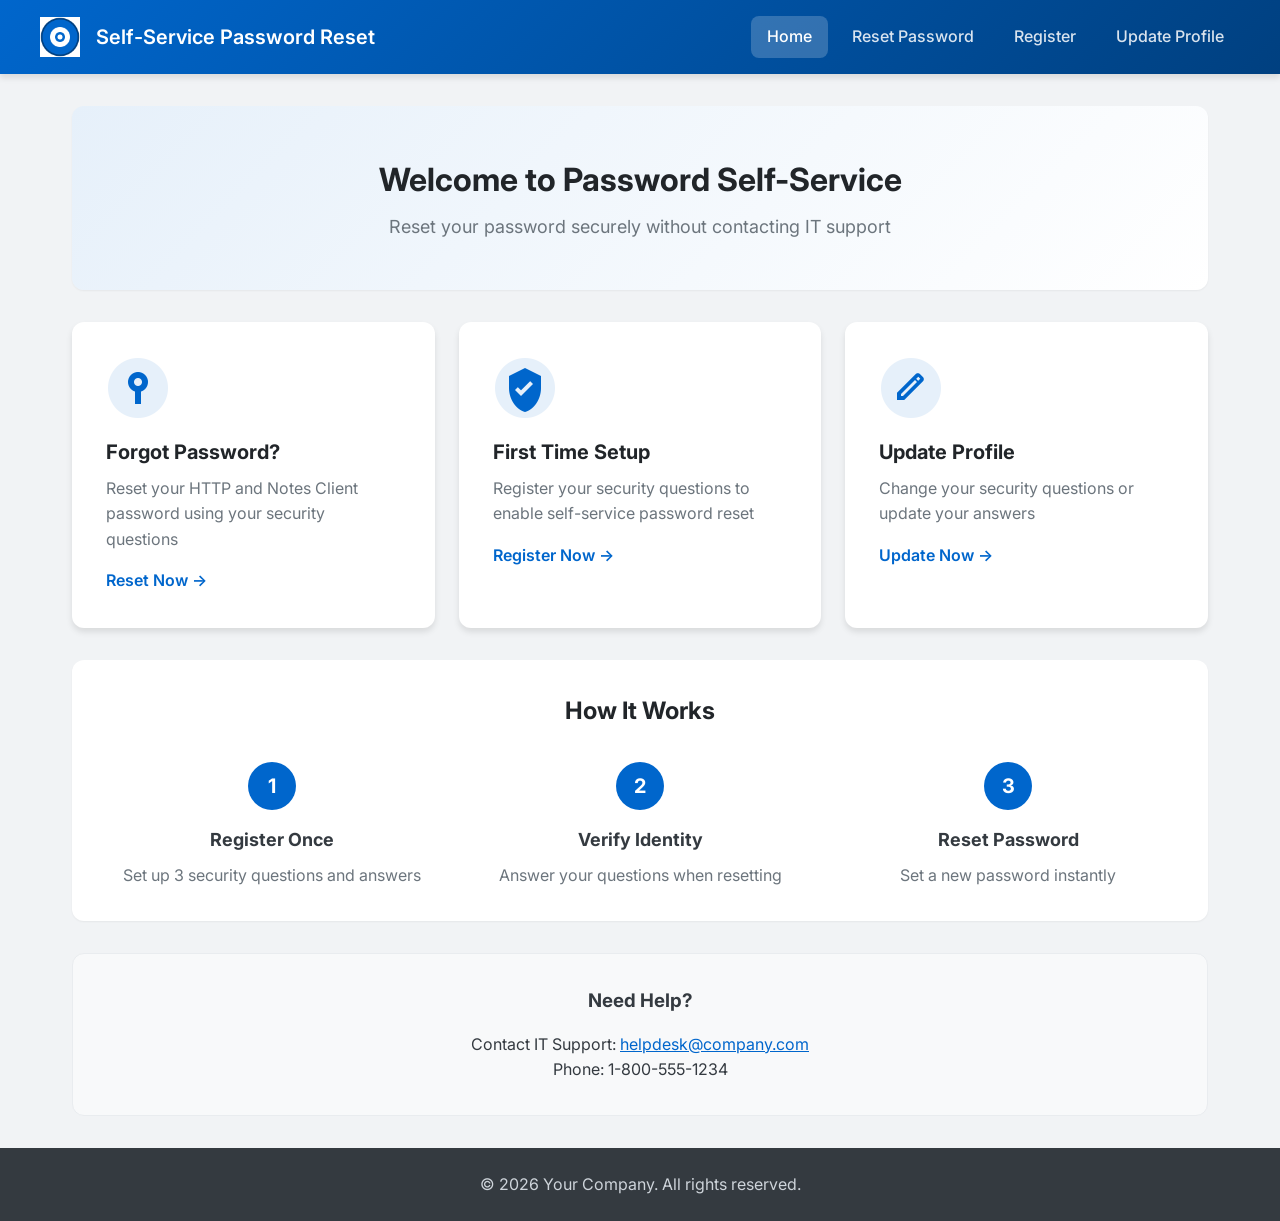
<file: nsf/WebContent/index.html>
<!DOCTYPE html>
<html lang="en">
<head>
    <meta charset="UTF-8">
    <meta name="viewport" content="width=device-width, initial-scale=1.0">
    <title>Self-Service Password Reset</title>
    <link rel="stylesheet" href="css/styles.css">
    <link rel="preconnect" href="https://fonts.googleapis.com">
    <link rel="preconnect" href="https://fonts.gstatic.com" crossorigin>
    <link href="https://fonts.googleapis.com/css2?family=Inter:wght@400;500;600;700&display=swap" rel="stylesheet">
</head>
<body>
    <div class="app-wrapper">
        <!-- Header -->
        <header class="app-header">
            <div class="header-content">
                <div class="logo-section">
                    <img src="images/logo.png" alt="Logo" class="logo" id="appLogo">
                    <h1 class="app-title" id="appTitle">Self-Service Password Reset</h1>
                </div>
                <nav class="main-nav">
                    <a href="index.html" class="nav-link active">Home</a>
                    <a href="reset.html" class="nav-link">Reset Password</a>
                    <a href="register.html" class="nav-link">Register</a>
                    <a href="profile.html" class="nav-link">Update Profile</a>
                </nav>
            </div>
        </header>

        <!-- Main Content -->
        <main class="main-content">
            <!-- Hero Section -->
            <section class="hero-section">
                <div class="hero-content">
                    <h2>Welcome to Password Self-Service</h2>
                    <p>Reset your password securely without contacting IT support</p>
                </div>
            </section>

            <!-- Action Cards -->
            <section class="action-cards">
                <div class="card" onclick="window.location.href='reset.html'">
                    <div class="card-icon">
                        <img src="images/key-icon.png" alt="Reset Password">
                    </div>
                    <h3>Forgot Password?</h3>
                    <p>Reset your HTTP and Notes Client password using your security questions</p>
                    <span class="card-link">Reset Now →</span>
                </div>

                <div class="card" onclick="window.location.href='register.html'">
                    <div class="card-icon">
                        <img src="images/shield-icon.png" alt="Register">
                    </div>
                    <h3>First Time Setup</h3>
                    <p>Register your security questions to enable self-service password reset</p>
                    <span class="card-link">Register Now →</span>
                </div>

                <div class="card" onclick="window.location.href='profile.html'">
                    <div class="card-icon">
                        <img src="images/edit-icon.png" alt="Update Profile">
                    </div>
                    <h3>Update Profile</h3>
                    <p>Change your security questions or update your answers</p>
                    <span class="card-link">Update Now →</span>
                </div>
            </section>

            <!-- How It Works -->
            <section class="info-section">
                <h2>How It Works</h2>
                <div class="steps-container">
                    <div class="step">
                        <div class="step-number">1</div>
                        <h4>Register Once</h4>
                        <p>Set up 3 security questions and answers</p>
                    </div>
                    <div class="step">
                        <div class="step-number">2</div>
                        <h4>Verify Identity</h4>
                        <p>Answer your questions when resetting</p>
                    </div>
                    <div class="step">
                        <div class="step-number">3</div>
                        <h4>Reset Password</h4>
                        <p>Set a new password instantly</p>
                    </div>
                </div>
            </section>

            <!-- Support Section -->
            <section class="support-section">
                <h3>Need Help?</h3>
                <p>Contact IT Support: <a href="mailto:helpdesk@company.com" id="supportEmail">helpdesk@company.com</a></p>
                <p>Phone: <span id="supportPhone">1-800-555-1234</span></p>
            </section>
        </main>

        <!-- Footer -->
        <footer class="app-footer">
            <p>&copy; <span id="currentYear"></span> <span id="companyName">Your Company</span>. All rights reserved.</p>
        </footer>
    </div>

    <script src="js/config.js"></script>
    <script src="js/api.js"></script>
    <script src="js/app.js"></script>
    <script>
        document.getElementById('currentYear').textContent = new Date().getFullYear();
    </script>
</body>
</html>
</file>
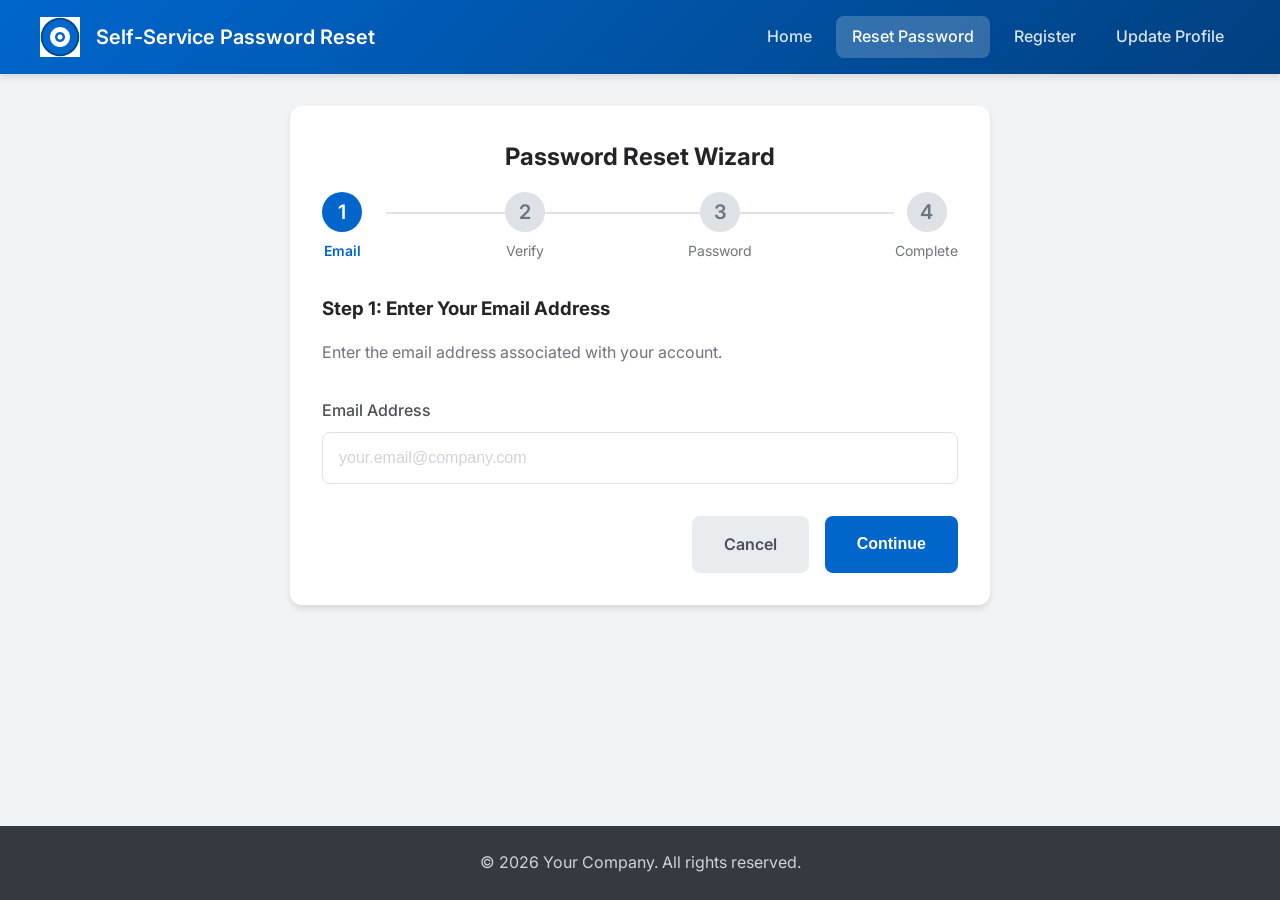
<file: nsf/WebContent/reset.html>
<!DOCTYPE html>
<html lang="en">
<head>
    <meta charset="UTF-8">
    <meta name="viewport" content="width=device-width, initial-scale=1.0">
    <title>Reset Password - Self-Service Portal</title>
    <link rel="stylesheet" href="css/styles.css">
    <link href="https://fonts.googleapis.com/css2?family=Inter:wght@400;500;600;700&display=swap" rel="stylesheet">
</head>
<body>
    <div class="app-wrapper">
        <!-- Header -->
        <header class="app-header">
            <div class="header-content">
                <div class="logo-section">
                    <img src="images/logo.png" alt="Logo" class="logo">
                    <h1 class="app-title">Self-Service Password Reset</h1>
                </div>
                <nav class="main-nav">
                    <a href="index.html" class="nav-link">Home</a>
                    <a href="reset.html" class="nav-link active">Reset Password</a>
                    <a href="register.html" class="nav-link">Register</a>
                    <a href="profile.html" class="nav-link">Update Profile</a>
                </nav>
            </div>
        </header>

        <!-- Main Content -->
        <main class="main-content">
            <div class="wizard-container">
                <h2>Password Reset Wizard</h2>
                
                <!-- Progress Indicator -->
                <div class="wizard-progress">
                    <div class="progress-step active" data-step="1">
                        <span class="step-number">1</span>
                        <span class="step-label">Email</span>
                    </div>
                    <div class="progress-step" data-step="2">
                        <span class="step-number">2</span>
                        <span class="step-label">Verify</span>
                    </div>
                    <div class="progress-step" data-step="3">
                        <span class="step-number">3</span>
                        <span class="step-label">Password</span>
                    </div>
                    <div class="progress-step" data-step="4">
                        <span class="step-number">4</span>
                        <span class="step-label">Complete</span>
                    </div>
                </div>

                <!-- Alert Container -->
                <div id="alertContainer" class="alert-container"></div>

                <!-- Step 1: Email Entry -->
                <div class="wizard-step" id="step1">
                    <h3>Step 1: Enter Your Email Address</h3>
                    <p>Enter the email address associated with your account.</p>
                    <form id="emailForm" class="wizard-form">
                        <div class="form-group">
                            <label for="email">Email Address</label>
                            <input type="email" id="email" name="email" required 
                                   placeholder="your.email@company.com"
                                   autocomplete="email">
                        </div>
                        <div class="form-actions">
                            <a href="index.html" class="btn btn-secondary">Cancel</a>
                            <button type="submit" class="btn btn-primary">Continue</button>
                        </div>
                    </form>
                </div>

                <!-- Step 2: Security Questions -->
                <div class="wizard-step hidden" id="step2">
                    <h3>Step 2: Answer Security Questions</h3>
                    <p>Please answer your security questions to verify your identity.</p>
                    <form id="questionsForm" class="wizard-form">
                        <div class="form-group">
                            <label id="question1Label">Question 1</label>
                            <input type="text" id="answer1" name="answer1" required 
                                   placeholder="Your answer" autocomplete="off">
                        </div>
                        <div class="form-group">
                            <label id="question2Label">Question 2</label>
                            <input type="text" id="answer2" name="answer2" required 
                                   placeholder="Your answer" autocomplete="off">
                        </div>
                        <div class="form-group">
                            <label id="question3Label">Question 3</label>
                            <input type="text" id="answer3" name="answer3" required 
                                   placeholder="Your answer" autocomplete="off">
                        </div>
                        <div class="form-actions">
                            <button type="button" class="btn btn-secondary" onclick="resetWizard.goToStep(1)">Back</button>
                            <button type="submit" class="btn btn-primary">Verify</button>
                        </div>
                    </form>
                </div>

                <!-- Step 3: New Password -->
                <div class="wizard-step hidden" id="step3">
                    <h3>Step 3: Create New Password</h3>
                    <p>Enter your new password. It must meet the complexity requirements.</p>
                    <form id="passwordForm" class="wizard-form">
                        <div class="form-group">
                            <label for="newPassword">New Password</label>
                            <input type="password" id="newPassword" name="newPassword" required 
                                   placeholder="Enter new password" autocomplete="new-password">
                            <div class="password-strength" id="passwordStrength">
                                <div class="strength-bar"></div>
                                <span class="strength-text"></span>
                            </div>
                        </div>
                        <div class="form-group">
                            <label for="confirmPassword">Confirm Password</label>
                            <input type="password" id="confirmPassword" name="confirmPassword" required 
                                   placeholder="Confirm new password" autocomplete="new-password">
                        </div>
                        <div class="password-requirements">
                            <p>Password must contain:</p>
                            <ul>
                                <li id="req-length">At least 8 characters</li>
                                <li id="req-upper">One uppercase letter</li>
                                <li id="req-lower">One lowercase letter</li>
                                <li id="req-number">One number</li>
                                <li id="req-special">One special character</li>
                            </ul>
                        </div>
                        <div class="form-actions">
                            <button type="button" class="btn btn-secondary" onclick="resetWizard.goToStep(2)">Back</button>
                            <button type="submit" class="btn btn-primary">Reset Password</button>
                        </div>
                    </form>
                </div>

                <!-- Step 4: Confirmation -->
                <div class="wizard-step hidden" id="step4">
                    <h3>Password Reset Complete!</h3>
                    <div class="success-message">
                        <div class="success-icon">✓</div>
                        <p>Your password has been successfully reset.</p>
                        <div class="reset-summary">
                            <div class="summary-item">
                                <span class="summary-label">HTTP Password:</span>
                                <span class="summary-value" id="httpStatus">Updated</span>
                            </div>
                            <div class="summary-item">
                                <span class="summary-label">Notes ID (ID Vault):</span>
                                <span class="summary-value" id="vaultStatus">Updated</span>
                            </div>
                        </div>
                    </div>
                    <div class="form-actions">
                        <a href="index.html" class="btn btn-primary">Return to Home</a>
                    </div>
                </div>
            </div>
        </main>

        <!-- Footer -->
        <footer class="app-footer">
            <p>&copy; <span id="currentYear"></span> Your Company. All rights reserved.</p>
        </footer>
    </div>

    <script src="js/config.js"></script>
    <script src="js/api.js"></script>
    <script src="js/reset-wizard.js"></script>
    <script>
        document.getElementById('currentYear').textContent = new Date().getFullYear();
    </script>
</body>
</html>
</file>
<file: nsf/WebContent/css/styles.css>
/* ==========================================================================
   HCL Domino Self-Service Password Reset - Styles
   ========================================================================== */

/* CSS Variables */
:root {
    /* Colors */
    --primary-color: #0066cc;
    --primary-hover: #0052a3;
    --primary-light: #e6f0fa;
    --secondary-color: #6c757d;
    --secondary-hover: #5a6268;
    --success-color: #28a745;
    --success-light: #d4edda;
    --warning-color: #ffc107;
    --warning-light: #fff3cd;
    --danger-color: #dc3545;
    --danger-light: #f8d7da;
    --info-color: #17a2b8;
    --info-light: #d1ecf1;
    
    /* Neutrals */
    --white: #ffffff;
    --gray-50: #f8f9fa;
    --gray-100: #f1f3f5;
    --gray-200: #e9ecef;
    --gray-300: #dee2e6;
    --gray-400: #ced4da;
    --gray-500: #adb5bd;
    --gray-600: #6c757d;
    --gray-700: #495057;
    --gray-800: #343a40;
    --gray-900: #212529;
    
    /* Typography */
    --font-family: 'Inter', -apple-system, BlinkMacSystemFont, 'Segoe UI', Roboto, sans-serif;
    --font-size-xs: 0.75rem;
    --font-size-sm: 0.875rem;
    --font-size-base: 1rem;
    --font-size-lg: 1.125rem;
    --font-size-xl: 1.25rem;
    --font-size-2xl: 1.5rem;
    --font-size-3xl: 2rem;
    
    /* Spacing */
    --spacing-xs: 0.25rem;
    --spacing-sm: 0.5rem;
    --spacing-md: 1rem;
    --spacing-lg: 1.5rem;
    --spacing-xl: 2rem;
    --spacing-2xl: 3rem;
    
    /* Border Radius */
    --radius-sm: 4px;
    --radius-md: 8px;
    --radius-lg: 12px;
    --radius-full: 50%;
    
    /* Shadows */
    --shadow-sm: 0 1px 2px rgba(0, 0, 0, 0.05);
    --shadow-md: 0 4px 6px rgba(0, 0, 0, 0.1);
    --shadow-lg: 0 10px 15px rgba(0, 0, 0, 0.1);
    --shadow-xl: 0 20px 25px rgba(0, 0, 0, 0.15);
    
    /* Transitions */
    --transition-fast: 150ms ease;
    --transition-normal: 250ms ease;
    --transition-slow: 350ms ease;
}

/* Reset & Base */
*, *::before, *::after {
    box-sizing: border-box;
    margin: 0;
    padding: 0;
}

html {
    font-size: 16px;
    scroll-behavior: smooth;
}

body {
    font-family: var(--font-family);
    font-size: var(--font-size-base);
    line-height: 1.6;
    color: var(--gray-800);
    background-color: var(--gray-100);
    min-height: 100vh;
}

/* App Wrapper */
.app-wrapper {
    display: flex;
    flex-direction: column;
    min-height: 100vh;
}

/* Header */
.app-header {
    background: linear-gradient(135deg, var(--primary-color) 0%, #004080 100%);
    color: var(--white);
    padding: var(--spacing-md) var(--spacing-xl);
    box-shadow: var(--shadow-md);
    position: sticky;
    top: 0;
    z-index: 100;
}

.header-content {
    max-width: 1200px;
    margin: 0 auto;
    display: flex;
    justify-content: space-between;
    align-items: center;
    flex-wrap: wrap;
    gap: var(--spacing-md);
}

.logo-section {
    display: flex;
    align-items: center;
    gap: var(--spacing-md);
}

.logo {
    height: 40px;
    width: auto;
}

.app-title {
    font-size: var(--font-size-xl);
    font-weight: 600;
    margin: 0;
}

/* Navigation */
.main-nav {
    display: flex;
    gap: var(--spacing-sm);
}

.nav-link {
    color: rgba(255, 255, 255, 0.85);
    text-decoration: none;
    padding: var(--spacing-sm) var(--spacing-md);
    border-radius: var(--radius-md);
    transition: all var(--transition-fast);
    font-weight: 500;
}

.nav-link:hover {
    color: var(--white);
    background-color: rgba(255, 255, 255, 0.1);
}

.nav-link.active {
    color: var(--white);
    background-color: rgba(255, 255, 255, 0.2);
}

/* Main Content */
.main-content {
    flex: 1;
    padding: var(--spacing-xl);
    max-width: 1200px;
    margin: 0 auto;
    width: 100%;
}

/* Hero Section */
.hero-section {
    background: linear-gradient(135deg, var(--primary-light) 0%, var(--white) 100%);
    border-radius: var(--radius-lg);
    padding: var(--spacing-2xl);
    text-align: center;
    margin-bottom: var(--spacing-xl);
    box-shadow: var(--shadow-sm);
}

.hero-content h2 {
    font-size: var(--font-size-3xl);
    color: var(--gray-900);
    margin-bottom: var(--spacing-sm);
}

.hero-content p {
    font-size: var(--font-size-lg);
    color: var(--gray-600);
}

/* Action Cards */
.action-cards {
    display: grid;
    grid-template-columns: repeat(auto-fit, minmax(280px, 1fr));
    gap: var(--spacing-lg);
    margin-bottom: var(--spacing-xl);
}

.card {
    background: var(--white);
    border-radius: var(--radius-lg);
    padding: var(--spacing-xl);
    box-shadow: var(--shadow-md);
    cursor: pointer;
    transition: all var(--transition-normal);
    border: 2px solid transparent;
}

.card:hover {
    transform: translateY(-4px);
    box-shadow: var(--shadow-lg);
    border-color: var(--primary-color);
}

.card-icon {
    width: 64px;
    height: 64px;
    margin-bottom: var(--spacing-md);
}

.card-icon img {
    width: 100%;
    height: 100%;
}

.card h3 {
    font-size: var(--font-size-xl);
    color: var(--gray-900);
    margin-bottom: var(--spacing-sm);
}

.card p {
    color: var(--gray-600);
    margin-bottom: var(--spacing-md);
}

.card-link {
    color: var(--primary-color);
    font-weight: 600;
}

/* Info Section */
.info-section {
    background: var(--white);
    border-radius: var(--radius-lg);
    padding: var(--spacing-xl);
    margin-bottom: var(--spacing-xl);
    box-shadow: var(--shadow-sm);
}

.info-section h2 {
    text-align: center;
    margin-bottom: var(--spacing-xl);
    color: var(--gray-900);
}

.steps-container {
    display: grid;
    grid-template-columns: repeat(auto-fit, minmax(200px, 1fr));
    gap: var(--spacing-xl);
}

.step {
    text-align: center;
}

.step-number {
    width: 48px;
    height: 48px;
    background: var(--primary-color);
    color: var(--white);
    border-radius: var(--radius-full);
    display: inline-flex;
    align-items: center;
    justify-content: center;
    font-size: var(--font-size-xl);
    font-weight: 700;
    margin-bottom: var(--spacing-md);
}

.step h4 {
    font-size: var(--font-size-lg);
    margin-bottom: var(--spacing-sm);
}

.step p {
    color: var(--gray-600);
}

/* Support Section */
.support-section {
    background: var(--gray-50);
    border-radius: var(--radius-lg);
    padding: var(--spacing-xl);
    text-align: center;
    border: 1px solid var(--gray-200);
}

.support-section h3 {
    margin-bottom: var(--spacing-md);
}

.support-section a {
    color: var(--primary-color);
}

/* Forms */
.form-container, .wizard-container {
    background: var(--white);
    border-radius: var(--radius-lg);
    padding: var(--spacing-xl);
    box-shadow: var(--shadow-md);
    max-width: 600px;
    margin: 0 auto;
}

.wizard-container {
    max-width: 700px;
}

.form-container h2, .wizard-container h2 {
    text-align: center;
    margin-bottom: var(--spacing-md);
    color: var(--gray-900);
}

.form-description {
    text-align: center;
    color: var(--gray-600);
    margin-bottom: var(--spacing-xl);
}

.form-group {
    margin-bottom: var(--spacing-lg);
}

.form-group label {
    display: block;
    font-weight: 500;
    margin-bottom: var(--spacing-sm);
    color: var(--gray-700);
}

.form-group input,
.form-group select {
    width: 100%;
    padding: var(--spacing-md);
    border: 1px solid var(--gray-300);
    border-radius: var(--radius-md);
    font-size: var(--font-size-base);
    transition: all var(--transition-fast);
}

.form-group input:focus,
.form-group select:focus {
    outline: none;
    border-color: var(--primary-color);
    box-shadow: 0 0 0 3px rgba(0, 102, 204, 0.1);
}

.form-group input::placeholder {
    color: var(--gray-400);
}

.question-group {
    background: var(--gray-50);
    padding: var(--spacing-lg);
    border-radius: var(--radius-md);
    margin-bottom: var(--spacing-lg);
}

.question-group .form-group:last-child {
    margin-bottom: 0;
}

.user-info {
    background: var(--info-light);
    padding: var(--spacing-md);
    border-radius: var(--radius-md);
    margin-bottom: var(--spacing-xl);
}

.user-info p {
    margin-bottom: var(--spacing-xs);
}

.hint {
    color: var(--gray-600);
    font-size: var(--font-size-sm);
    margin-bottom: var(--spacing-lg);
}

/* Buttons */
.btn {
    display: inline-flex;
    align-items: center;
    justify-content: center;
    padding: var(--spacing-md) var(--spacing-xl);
    border-radius: var(--radius-md);
    font-size: var(--font-size-base);
    font-weight: 600;
    text-decoration: none;
    cursor: pointer;
    transition: all var(--transition-fast);
    border: none;
}

.btn-primary {
    background: var(--primary-color);
    color: var(--white);
}

.btn-primary:hover {
    background: var(--primary-hover);
}

.btn-secondary {
    background: var(--gray-200);
    color: var(--gray-700);
}

.btn-secondary:hover {
    background: var(--gray-300);
}

.form-actions {
    display: flex;
    justify-content: flex-end;
    gap: var(--spacing-md);
    margin-top: var(--spacing-xl);
}

/* Wizard Progress */
.wizard-progress {
    display: flex;
    justify-content: space-between;
    margin-bottom: var(--spacing-xl);
    position: relative;
}

.wizard-progress::before {
    content: '';
    position: absolute;
    top: 20px;
    left: 10%;
    right: 10%;
    height: 2px;
    background: var(--gray-300);
    z-index: 0;
}

.progress-step {
    display: flex;
    flex-direction: column;
    align-items: center;
    position: relative;
    z-index: 1;
}

.progress-step .step-number {
    width: 40px;
    height: 40px;
    background: var(--gray-300);
    color: var(--gray-600);
    border-radius: var(--radius-full);
    display: flex;
    align-items: center;
    justify-content: center;
    font-weight: 600;
    margin-bottom: var(--spacing-sm);
    transition: all var(--transition-fast);
}

.progress-step.active .step-number {
    background: var(--primary-color);
    color: var(--white);
}

.progress-step.completed .step-number {
    background: var(--success-color);
    color: var(--white);
}

.progress-step .step-label {
    font-size: var(--font-size-sm);
    color: var(--gray-600);
}

.progress-step.active .step-label {
    color: var(--primary-color);
    font-weight: 600;
}

/* Wizard Steps */
.wizard-step {
    animation: fadeIn var(--transition-normal);
}

.wizard-step.hidden {
    display: none;
}

.wizard-step h3 {
    margin-bottom: var(--spacing-md);
    color: var(--gray-900);
}

.wizard-step > p {
    color: var(--gray-600);
    margin-bottom: var(--spacing-xl);
}

/* Password Strength */
.password-strength {
    margin-top: var(--spacing-sm);
}

.strength-bar {
    height: 4px;
    background: var(--gray-200);
    border-radius: 2px;
    overflow: hidden;
    margin-bottom: var(--spacing-xs);
}

.strength-bar::after {
    content: '';
    display: block;
    height: 100%;
    width: 0;
    transition: all var(--transition-normal);
}

.strength-bar.weak::after {
    width: 25%;
    background: var(--danger-color);
}

.strength-bar.fair::after {
    width: 50%;
    background: var(--warning-color);
}

.strength-bar.good::after {
    width: 75%;
    background: var(--info-color);
}

.strength-bar.strong::after {
    width: 100%;
    background: var(--success-color);
}

.strength-text {
    font-size: var(--font-size-sm);
    color: var(--gray-600);
}

/* Password Requirements */
.password-requirements {
    background: var(--gray-50);
    padding: var(--spacing-md);
    border-radius: var(--radius-md);
    margin-top: var(--spacing-md);
}

.password-requirements p {
    font-weight: 500;
    margin-bottom: var(--spacing-sm);
}

.password-requirements ul {
    list-style: none;
    padding-left: var(--spacing-sm);
}

.password-requirements li {
    padding: var(--spacing-xs) 0;
    padding-left: var(--spacing-lg);
    position: relative;
    color: var(--gray-600);
    font-size: var(--font-size-sm);
}

.password-requirements li::before {
    content: '○';
    position: absolute;
    left: 0;
    color: var(--gray-400);
}

.password-requirements li.valid {
    color: var(--success-color);
}

.password-requirements li.valid::before {
    content: '✓';
    color: var(--success-color);
}

/* Success Message */
.success-message {
    text-align: center;
    padding: var(--spacing-xl);
}

.success-icon {
    width: 80px;
    height: 80px;
    background: var(--success-color);
    color: var(--white);
    border-radius: var(--radius-full);
    display: inline-flex;
    align-items: center;
    justify-content: center;
    font-size: var(--font-size-3xl);
    margin-bottom: var(--spacing-lg);
}

.reset-summary {
    background: var(--gray-50);
    padding: var(--spacing-lg);
    border-radius: var(--radius-md);
    margin-top: var(--spacing-lg);
    text-align: left;
}

.summary-item {
    display: flex;
    justify-content: space-between;
    padding: var(--spacing-sm) 0;
    border-bottom: 1px solid var(--gray-200);
}

.summary-item:last-child {
    border-bottom: none;
}

.summary-label {
    font-weight: 500;
}

.summary-value {
    color: var(--success-color);
}

/* Alerts */
.alert-container {
    margin-bottom: var(--spacing-lg);
}

.alert {
    padding: var(--spacing-md) var(--spacing-lg);
    border-radius: var(--radius-md);
    margin-bottom: var(--spacing-md);
    display: flex;
    align-items: center;
    gap: var(--spacing-md);
}

.alert-success {
    background: var(--success-light);
    color: #155724;
    border: 1px solid #c3e6cb;
}

.alert-error {
    background: var(--danger-light);
    color: #721c24;
    border: 1px solid #f5c6cb;
}

.alert-warning {
    background: var(--warning-light);
    color: #856404;
    border: 1px solid #ffeeba;
}

.alert-info {
    background: var(--info-light);
    color: #0c5460;
    border: 1px solid #bee5eb;
}

/* Auth Check & Messages */
.auth-check, .info-message, .warning-message {
    text-align: center;
    padding: var(--spacing-xl);
}

.info-message {
    background: var(--info-light);
    border-radius: var(--radius-md);
    margin-bottom: var(--spacing-lg);
}

.warning-message {
    background: var(--warning-light);
    border-radius: var(--radius-md);
    margin-bottom: var(--spacing-lg);
}

.hidden {
    display: none !important;
}

/* Footer */
.app-footer {
    background: var(--gray-800);
    color: var(--gray-400);
    padding: var(--spacing-lg);
    text-align: center;
    margin-top: auto;
}

/* Animations */
@keyframes fadeIn {
    from {
        opacity: 0;
        transform: translateY(10px);
    }
    to {
        opacity: 1;
        transform: translateY(0);
    }
}

/* Responsive */
@media (max-width: 768px) {
    .header-content {
        flex-direction: column;
        text-align: center;
    }
    
    .main-nav {
        flex-wrap: wrap;
        justify-content: center;
    }
    
    .main-content {
        padding: var(--spacing-md);
    }
    
    .hero-content h2 {
        font-size: var(--font-size-2xl);
    }
    
    .wizard-progress {
        flex-wrap: wrap;
        gap: var(--spacing-md);
    }
    
    .wizard-progress::before {
        display: none;
    }
    
    .form-actions {
        flex-direction: column;
    }
    
    .btn {
        width: 100%;
    }
}

/* Loading Spinner */
.spinner {
    display: inline-block;
    width: 20px;
    height: 20px;
    border: 2px solid var(--gray-300);
    border-top-color: var(--primary-color);
    border-radius: 50%;
    animation: spin 0.8s linear infinite;
    margin-right: var(--spacing-sm);
}

@keyframes spin {
    to {
        transform: rotate(360deg);
    }
}

.btn.loading {
    pointer-events: none;
    opacity: 0.7;
}
</file>
